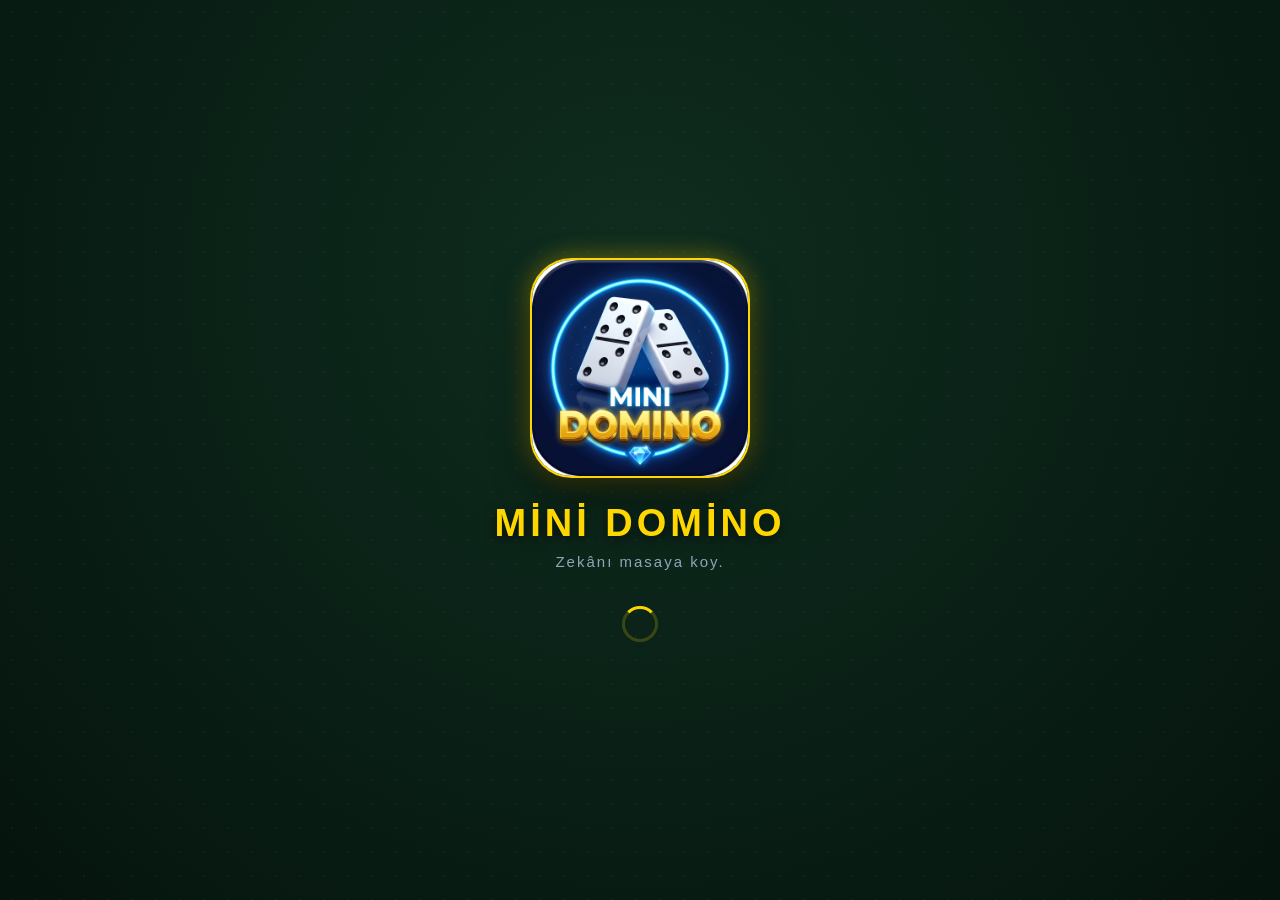
<file: web/index.html>
<!DOCTYPE html>
<html lang="tr">
<head>
  <meta charset="UTF-8" />
  <meta name="viewport" content="width=device-width, initial-scale=1.0, maximum-scale=1.0, user-scalable=no" />
  <title>MİNİ DOMİNO</title>
  <meta name="description" content="Put your intelligence on the table. Classic domino game with tactical AI, 11 languages, and smooth gameplay." />
  <meta name="theme-color" content="#0B192E" />
  <link rel="icon" type="image/jpeg" href="assets/domino-logo.jpg" />
  <link rel="apple-touch-icon" href="assets/domino-logo.jpg" />
  <link rel="stylesheet" href="style.css" />
</head>
<body data-theme="classic_green">
  <div class="wood-texture-overlay"></div>

  <div id="app-container">
    
    <!-- 1. SPLASH SCREEN -->
    <div id="splash-screen" class="screen-view active">
      <div class="splash-logo-box">
        <img src="assets/domino-logo.jpg" alt="Mini Domino Logo" />
      </div>
      <h1 class="splash-title" data-i18n="app_name">MİNİ DOMİNO</h1>
      <p class="splash-tagline" data-i18n="tagline">Zekânı masaya koy.</p>
      <div class="splash-loader"></div>
    </div>

    <!-- 2. MAIN MENU SCREEN -->
    <div id="main-menu-screen" class="screen-view">
      <div class="menu-top-bar">
        <div class="player-chip">
          <span class="avatar">👤</span>
          <span id="menu-player-name">Oyuncu</span>
        </div>
        <div class="menu-actions-top">
          <button id="btn-quick-sound" class="icon-btn" title="Sound">🔊</button>
          <button id="btn-open-settings" class="icon-btn" title="Settings">⚙️</button>
        </div>
      </div>

      <div class="menu-hero">
        <div class="menu-logo-box">
          <img src="assets/domino-logo.jpg" alt="Mini Domino Mascot" />
        </div>
        <h1 class="app-title-text" data-i18n="app_name">MİNİ DOMİNO</h1>
        <p class="app-tagline-text" data-i18n="tagline">Zekânı masaya koy.</p>
      </div>

      <div class="menu-buttons-list">
        <button id="btn-play" class="btn-primary-3d">
          <span>🎮</span> <span data-i18n="play">Oyna</span>
        </button>
        <button id="btn-how-to-play" class="btn-secondary-3d">
          <span>📖</span> <span data-i18n="how_to_play">Nasıl Oynanır</span>
        </button>
        <button id="btn-settings" class="btn-outline-3d">
          <span>⚙️</span> <span data-i18n="settings">Ayarlar</span>
        </button>
      </div>

      <!-- Stats Card -->
      <div class="stats-card">
        <div class="stats-card-title">
          <span>📊</span> <span data-i18n="stats">İstatistikler</span>
        </div>
        <div class="stats-grid">
          <div class="stat-box">
            <div id="stat-matches" class="stat-value">0</div>
            <div class="stat-label" data-i18n="matches">Maçlar</div>
          </div>
          <div class="stat-box">
            <div id="stat-wins" class="stat-value green">0</div>
            <div class="stat-label" data-i18n="wins">Galibiyet</div>
          </div>
          <div class="stat-box">
            <div id="stat-losses" class="stat-value red">0</div>
            <div class="stat-label" data-i18n="losses">Mağlubiyet</div>
          </div>
          <div class="stat-box" style="grid-column: span 1.5;">
            <div id="stat-win-rate" class="stat-value gold">0%</div>
            <div class="stat-label" data-i18n="win_rate">Kazanma Oranı</div>
          </div>
          <div class="stat-box" style="grid-column: span 1.5;">
            <div id="stat-best-score" class="stat-value">0</div>
            <div class="stat-label" data-i18n="best_score">En Yüksek Skor</div>
          </div>
        </div>
      </div>

      <div class="footer-links">
        <a href="privacy-policy.html" target="_blank" data-i18n="privacy_policy">Gizlilik Politikası</a>
        <span>•</span>
        <span>v5.0 Web</span>
      </div>
    </div>

    <!-- 3. MATCHMAKING OVERLAY -->
    <div id="matchmaking-overlay">
      <h2 id="mm-status" class="mm-status-text" data-i18n="finding_opponent">Rakip Bulunuyor...</h2>
      <div class="mm-vs-box">
        <div class="mm-player-card">
          <div class="mm-avatar">👤</div>
          <div id="mm-player-name" class="mm-player-name">Sen</div>
        </div>
        <div class="mm-vs-badge">VS</div>
        <div class="mm-player-card">
          <div id="mm-opponent-avatar" class="mm-avatar">🤖</div>
          <div id="mm-opponent-name" class="mm-player-name">Rakip</div>
        </div>
      </div>
      <div class="splash-loader"></div>
    </div>

    <!-- 4. GAME SCREEN -->
    <div id="game-screen" class="screen-view">
      <!-- Top Info Bar -->
      <div class="game-top-bar">
        <div class="game-player-info">
          <div class="game-avatar-small">👤</div>
          <div>
            <div id="game-player-name" style="font-size: 13px; font-weight: 700;">Sen</div>
            <div id="game-player-score" class="game-score-badge">0</div>
          </div>
        </div>

        <div class="game-center-meta">
          <div id="game-round-badge" class="game-round-badge">TUR 1</div>
          <div class="game-boneyard-pool" title="Havuz">
            <span>🦴</span> <span id="game-pool-count">14</span>
          </div>
        </div>

        <div class="game-player-info" style="flex-direction: row-reverse; text-align: right;">
          <div id="game-opp-avatar" class="game-avatar-small">🤖</div>
          <div>
            <div id="game-opp-name" style="font-size: 13px; font-weight: 700;">Rakip</div>
            <div id="game-opp-score" class="game-score-badge">0</div>
          </div>
        </div>
      </div>

      <!-- Opponent Hand (Tiles Back) -->
      <div id="opponent-hand" class="opponent-hand-container"></div>

      <!-- Board Table Area -->
      <div class="table-container" id="board-container">
        <!-- Floating Choice Dialog for Left/Right placement -->
        <div id="side-chooser-banner" class="side-chooser-banner" style="display: none;">
          <span data-i18n="hint_choose_side">Hangi uca koyulsun?</span>
          <button id="btn-choose-left" class="side-btn">SOL</button>
          <button id="btn-choose-right" class="side-btn">SAĞ</button>
        </div>

        <div id="board-empty-hint" class="board-empty-hint">
          Masa boş.<br>İlk hamle bekleniyor...
        </div>
        <div id="board-track" class="board-track"></div>
      </div>

      <!-- Turn & Realtime Hint Status -->
      <div class="turn-hint-bar">
        <div id="turn-badge" class="turn-badge">
          <span id="turn-dot">🟢</span>
          <span id="turn-text" data-i18n="your_turn">Sıra Sende</span>
        </div>
        <div id="hint-text" style="font-size: 12px;">Taş seç</div>
      </div>

      <!-- Player Hand (Face Up Interactive Tiles) -->
      <div id="player-hand" class="player-hand-container"></div>

      <!-- Bottom Control Actions -->
      <div class="game-bottom-bar">
        <button id="btn-game-draw" class="game-btn game-btn-draw" disabled>
          <span>🦴</span> <span data-i18n="draw">Çek</span>
        </button>
        <button id="btn-game-pass" class="game-btn game-btn-pass" disabled>
          <span>⏭️</span> <span data-i18n="pass">Pas</span>
        </button>
        <button id="btn-game-menu" class="game-btn game-btn-menu">
          <span data-i18n="menu">Menü</span>
        </button>
      </div>
    </div>

    <!-- 5. ROUND / MATCH OVER MODAL -->
    <div id="round-over-modal" class="modal-overlay">
      <div class="modal-card">
        <div id="modal-result-icon" class="modal-icon-badge">🏆</div>
        <h2 id="modal-result-title" class="modal-title" data-i18n="you_win">Kazandın!</h2>
        <p id="modal-result-reason" class="modal-desc">Tüm taşlarını bitirdin.</p>
        
        <div id="modal-points-badge" class="modal-points-badge">+24 Puan</div>

        <div class="modal-scores-row">
          <div>
            <div style="font-size: 12px; color: var(--text-muted);" id="modal-p1-label">Sen</div>
            <div id="modal-p1-score" style="font-size: 24px; font-weight: 900; color: var(--gold-primary);">0</div>
          </div>
          <div style="font-size: 20px; font-weight: 800; align-self: center;">:</div>
          <div>
            <div style="font-size: 12px; color: var(--text-muted);" id="modal-p2-label">Rakip</div>
            <div id="modal-p2-score" style="font-size: 24px; font-weight: 900; color: #FFF;">0</div>
          </div>
        </div>

        <div class="modal-buttons">
          <button id="btn-modal-next-round" class="btn-primary-3d">
            <span data-i18n="next_round">SONRAKİ TUR</span>
          </button>
          <button id="btn-modal-menu" class="btn-outline-3d">
            <span data-i18n="main_menu">Ana Menü</span>
          </button>
        </div>
      </div>
    </div>

    <!-- 6. HOW TO PLAY SCREEN -->
    <div id="how-to-play-screen" class="screen-view">
      <div class="screen-header">
        <button id="btn-back-how-to-play" class="icon-btn">←</button>
        <h2 class="header-title" data-i18n="how_to_play">Nasıl Oynanır</h2>
        <div style="width: 44px;"></div>
      </div>

      <div class="rules-list">
        <div class="rule-item">
          <div class="rule-title" data-i18n="rule_1_title">1. Amaç</div>
          <div class="rule-desc" data-i18n="rule_1_text">Benzer taşları bağla ve rakibinden önce 100 puana ulaş.</div>
        </div>
        <div class="rule-item">
          <div class="rule-title" data-i18n="rule_2_title">2. Başlangıç</div>
          <div class="rule-desc" data-i18n="rule_2_text">Her oyuncu 7 taşla başlar. En büyük çift taşa sahip olan başlar.</div>
        </div>
        <div class="rule-item">
          <div class="rule-title" data-i18n="rule_3_title">3. Oynanış</div>
          <div class="rule-desc" data-i18n="rule_3_text">Taşlar, birbirine temas eden uçlar aynı sayıda nokta içerecek şekilde dizilir.</div>
        </div>
        <div class="rule-item">
          <div class="rule-title" data-i18n="rule_4_title">4. Taş Çekme</div>
          <div class="rule-desc" data-i18n="rule_4_text">Oynayacak taşın yoksa oynayabilir bir taş bulana kadar havuzdan çekersin.</div>
        </div>
        <div class="rule-item">
          <div class="rule-title" data-i18n="rule_5_title">5. Tur Sonu</div>
          <div class="rule-desc" data-i18n="rule_5_text">Bir oyuncu taşlarını bitirdiğinde veya oyun kilitlendiğinde tur biter.</div>
        </div>
        <div class="rule-item">
          <div class="rule-title" data-i18n="rule_6_title">6. Puanlama</div>
          <div class="rule-desc" data-i18n="rule_6_text">Kazanan oyuncu, rakibin elinde kalan taşların toplam puanını alır. İlk 100 puana ulaşan maçı kazanır.</div>
        </div>
      </div>
    </div>

    <!-- 7. SETTINGS SCREEN -->
    <div id="settings-screen" class="screen-view">
      <div class="screen-header">
        <button id="btn-back-settings" class="icon-btn">←</button>
        <h2 class="header-title" data-i18n="settings">Ayarlar</h2>
        <div style="width: 44px;"></div>
      </div>

      <!-- Profile -->
      <div class="settings-section">
        <div class="settings-section-title">
          <span>👤</span> <span data-i18n="profile">Profil</span>
        </div>
        <div class="settings-row">
          <span data-i18n="player_name">Oyuncu Adı</span>
          <input type="text" id="setting-name-input" class="settings-input" maxlength="15" />
        </div>
      </div>

      <!-- Themes -->
      <div class="settings-section">
        <div class="settings-section-title">
          <span>🎨</span> <span data-i18n="themes">Temalar</span>
        </div>
        <div class="chips-grid" id="theme-chips-container">
          <button class="chip-btn active" data-theme="classic_green">Yeşil Çuha</button>
          <button class="chip-btn" data-theme="navy_night">Gece Mavisi</button>
          <button class="chip-btn" data-theme="royal_burgundy">Bordo</button>
          <button class="chip-btn" data-theme="obsidian_black">Obsidiyen</button>
          <button class="chip-btn" data-theme="classic_wood">Ahşap</button>
          <button class="chip-btn" data-theme="pink_blossom">Pembe</button>
        </div>
      </div>

      <!-- Game Options -->
      <div class="settings-section">
        <div class="settings-section-title">
          <span>🎮</span> <span data-i18n="game_settings">Oyun</span>
        </div>
        <div class="settings-row">
          <span data-i18n="sound_effects">Ses Efektleri</span>
          <label class="toggle-switch">
            <input type="checkbox" id="setting-sound-toggle" checked />
            <span class="toggle-slider"></span>
          </label>
        </div>
      </div>

      <!-- Languages -->
      <div class="settings-section">
        <div class="settings-section-title">
          <span>🌍</span> <span data-i18n="language">DİL</span>
        </div>
        <div class="chips-grid" id="lang-chips-container">
          <button class="chip-btn" data-lang="tr">🇹🇷 Türkçe</button>
          <button class="chip-btn" data-lang="en">🇬🇧 English</button>
          <button class="chip-btn" data-lang="de">🇩🇪 Deutsch</button>
          <button class="chip-btn" data-lang="fr">🇫🇷 Français</button>
          <button class="chip-btn" data-lang="es">🇪🇸 Español</button>
          <button class="chip-btn" data-lang="it">🇮🇹 Italiano</button>
          <button class="chip-btn" data-lang="ru">🇷🇺 Русский</button>
          <button class="chip-btn" data-lang="ja">🇯🇵 日本語</button>
          <button class="chip-btn" data-lang="zh">🇨🇳 中文</button>
          <button class="chip-btn" data-lang="hi">🇮🇳 हिन्दी</button>
          <button class="chip-btn" data-lang="ar">🇸🇦 العربية</button>
        </div>
      </div>

      <!-- Reset Stats -->
      <div class="settings-section">
        <div class="settings-section-title">
          <span>⚠️</span> <span data-i18n="stats">İstatistikler</span>
        </div>
        <button id="btn-reset-stats" class="btn-outline-3d" style="color: #F87171; border-color: rgba(248, 113, 113, 0.4);">
          <span data-i18n="reset_stats">İstatistikleri Sıfırla</span>
        </button>
      </div>

      <div style="text-align: center; margin-top: 16px;">
        <a href="privacy-policy.html" target="_blank" style="color: var(--text-muted); font-size: 13px;">Gizlilik Politikası</a>
      </div>
    </div>

    <!-- 8. QUIT CONFIRM MODAL -->
    <div id="quit-confirm-modal" class="modal-overlay">
      <div class="modal-card">
        <div class="modal-icon-badge">🚪</div>
        <h2 class="modal-title" data-i18n="quit_game">Oyundan Çık?</h2>
        <p class="modal-desc" data-i18n="quit_game_confirm">Mevcut oyunu bırakmak istediğinize emin misiniz?</p>
        <div class="modal-buttons" style="flex-direction: row;">
          <button id="btn-quit-yes" class="btn-primary-3d" style="flex: 1;" data-i18n="yes">EVET</button>
          <button id="btn-quit-no" class="btn-outline-3d" style="flex: 1;" data-i18n="no">HAYIR</button>
        </div>
      </div>
    </div>

  </div>

  <!-- Scripts -->
  <script src="translations.js"></script>
  <script src="engine.js"></script>
  <script src="app.js"></script>
</body>
</html>
</file>
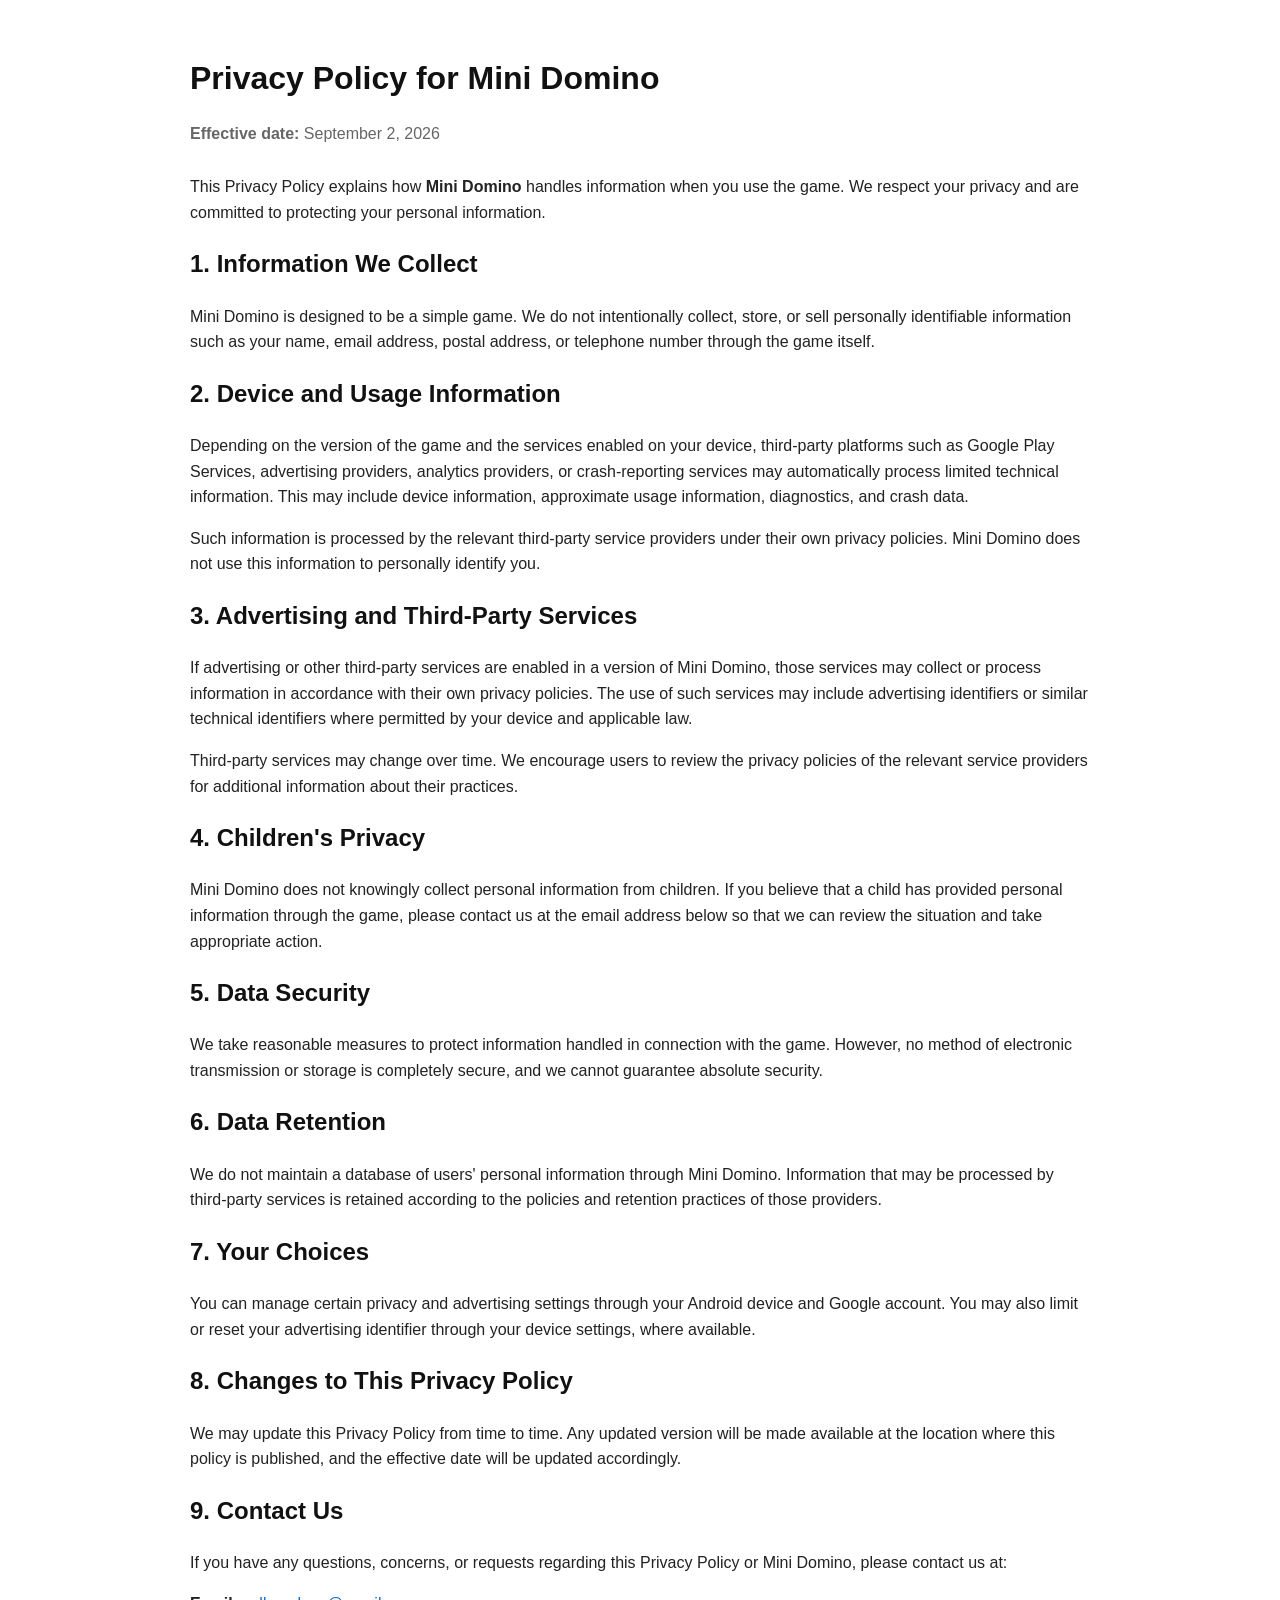
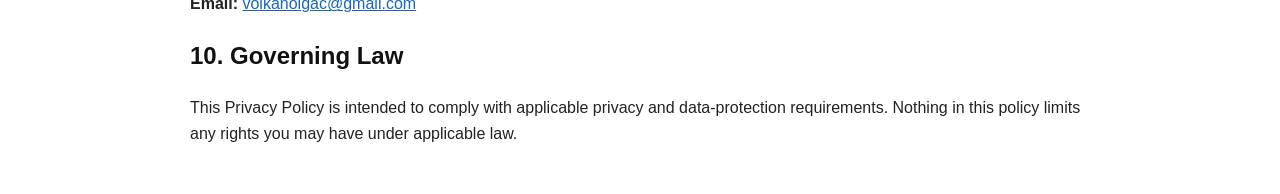
<file: mini-domino-privacy-policy.html>
<!DOCTYPE html>
<html lang="en">
<head>
  <meta charset="UTF-8">
  <meta name="viewport" content="width=device-width, initial-scale=1.0">
  <title>Mini Domino - Privacy Policy</title>
  <style>
    body { font-family: Arial, Helvetica, sans-serif; line-height: 1.6; color: #222; max-width: 900px; margin: 0 auto; padding: 32px 20px; }
    h1, h2 { color: #111; }
    h1 { margin-bottom: 8px; }
    .date { color: #666; margin-bottom: 28px; }
    a { color: #1565c0; }
  </style>
</head>
<body>
  <h1>Privacy Policy for Mini Domino</h1>
  <p class="date"><strong>Effective date:</strong> September 2, 2026</p>

  <p>
    This Privacy Policy explains how <strong>Mini Domino</strong> handles information when you use the game.
    We respect your privacy and are committed to protecting your personal information.
  </p>

  <h2>1. Information We Collect</h2>
  <p>
    Mini Domino is designed to be a simple game. We do not intentionally collect, store, or sell
    personally identifiable information such as your name, email address, postal address, or telephone number
    through the game itself.
  </p>

  <h2>2. Device and Usage Information</h2>
  <p>
    Depending on the version of the game and the services enabled on your device, third-party platforms
    such as Google Play Services, advertising providers, analytics providers, or crash-reporting services
    may automatically process limited technical information. This may include device information,
    approximate usage information, diagnostics, and crash data.
  </p>
  <p>
    Such information is processed by the relevant third-party service providers under their own privacy
    policies. Mini Domino does not use this information to personally identify you.
  </p>

  <h2>3. Advertising and Third-Party Services</h2>
  <p>
    If advertising or other third-party services are enabled in a version of Mini Domino, those services
    may collect or process information in accordance with their own privacy policies. The use of such
    services may include advertising identifiers or similar technical identifiers where permitted by your
    device and applicable law.
  </p>
  <p>
    Third-party services may change over time. We encourage users to review the privacy policies of the
    relevant service providers for additional information about their practices.
  </p>

  <h2>4. Children's Privacy</h2>
  <p>
    Mini Domino does not knowingly collect personal information from children. If you believe that a child
    has provided personal information through the game, please contact us at the email address below so
    that we can review the situation and take appropriate action.
  </p>

  <h2>5. Data Security</h2>
  <p>
    We take reasonable measures to protect information handled in connection with the game. However,
    no method of electronic transmission or storage is completely secure, and we cannot guarantee absolute
    security.
  </p>

  <h2>6. Data Retention</h2>
  <p>
    We do not maintain a database of users' personal information through Mini Domino. Information that
    may be processed by third-party services is retained according to the policies and retention practices
    of those providers.
  </p>

  <h2>7. Your Choices</h2>
  <p>
    You can manage certain privacy and advertising settings through your Android device and Google account.
    You may also limit or reset your advertising identifier through your device settings, where available.
  </p>

  <h2>8. Changes to This Privacy Policy</h2>
  <p>
    We may update this Privacy Policy from time to time. Any updated version will be made available at
    the location where this policy is published, and the effective date will be updated accordingly.
  </p>

  <h2>9. Contact Us</h2>
  <p>
    If you have any questions, concerns, or requests regarding this Privacy Policy or Mini Domino,
    please contact us at:
  </p>
  <p>
    <strong>Email:</strong>
    <a href="mailto:volkanolgac@gmail.com">volkanolgac@gmail.com</a>
  </p>

  <h2>10. Governing Law</h2>
  <p>
    This Privacy Policy is intended to comply with applicable privacy and data-protection requirements.
    Nothing in this policy limits any rights you may have under applicable law.
  </p>
</body>
</html>
</file>
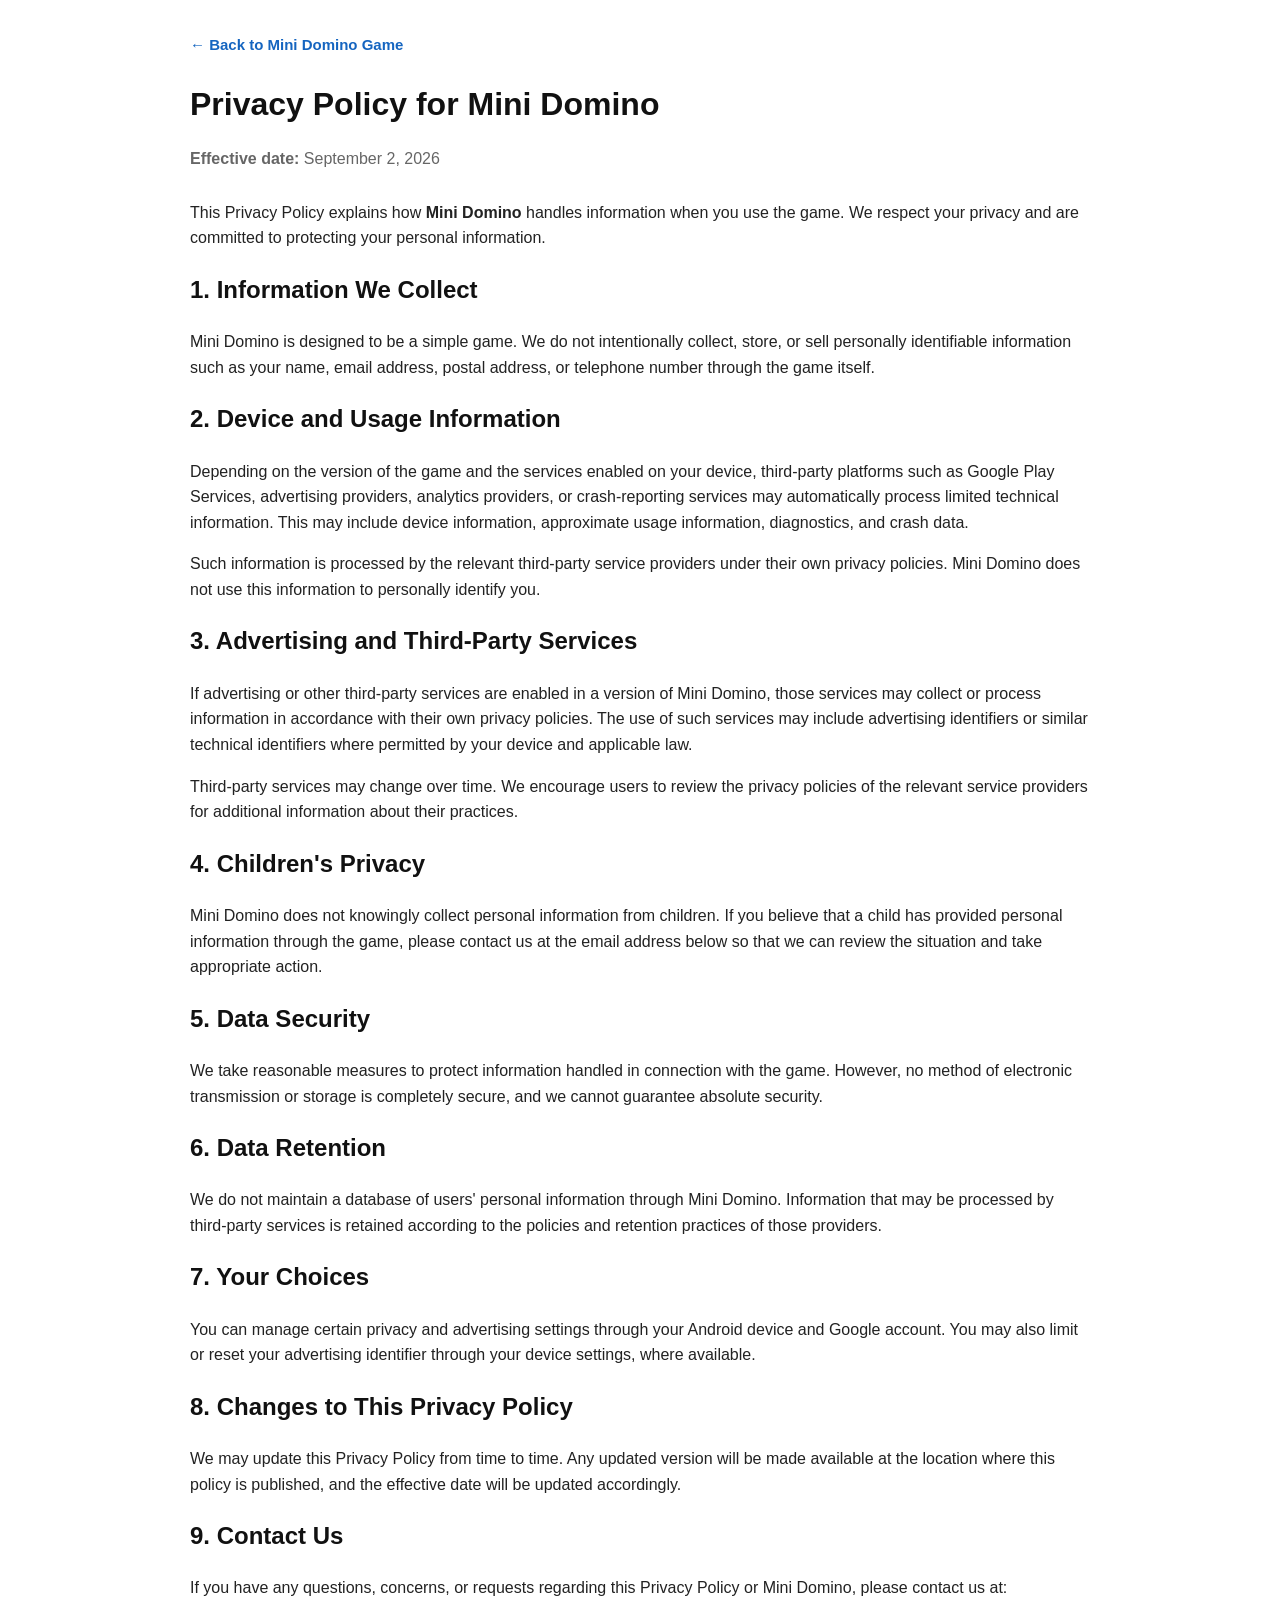
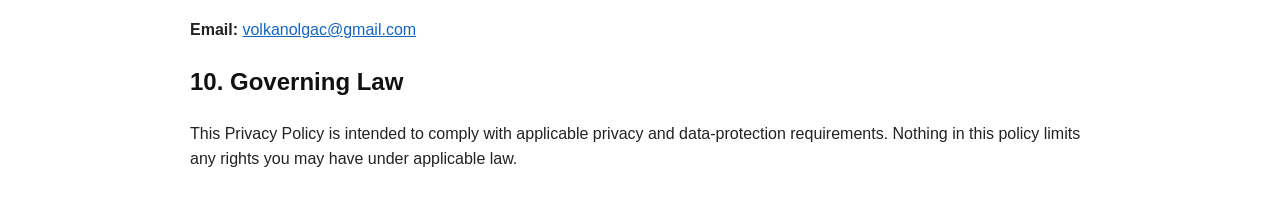
<file: web/privacy-policy.html>
<!DOCTYPE html>
<html lang="en">
<head>
  <meta charset="UTF-8">
  <meta name="viewport" content="width=device-width, initial-scale=1.0">
  <title>Mini Domino - Privacy Policy</title>
  <style>
    body { font-family: Arial, Helvetica, sans-serif; line-height: 1.6; color: #222; max-width: 900px; margin: 0 auto; padding: 32px 20px; }
    h1, h2 { color: #111; }
    h1 { margin-bottom: 8px; }
    .date { color: #666; margin-bottom: 28px; }
    a { color: #1565c0; }
  </style>
</head>
<body>
  <div style="margin-bottom: 20px;">
    <a href="/" style="text-decoration: none; font-weight: bold; font-size: 15px;">← Back to Mini Domino Game</a>
  </div>
  <h1>Privacy Policy for Mini Domino</h1>
  <p class="date"><strong>Effective date:</strong> September 2, 2026</p>

  <p>
    This Privacy Policy explains how <strong>Mini Domino</strong> handles information when you use the game.
    We respect your privacy and are committed to protecting your personal information.
  </p>

  <h2>1. Information We Collect</h2>
  <p>
    Mini Domino is designed to be a simple game. We do not intentionally collect, store, or sell
    personally identifiable information such as your name, email address, postal address, or telephone number
    through the game itself.
  </p>

  <h2>2. Device and Usage Information</h2>
  <p>
    Depending on the version of the game and the services enabled on your device, third-party platforms
    such as Google Play Services, advertising providers, analytics providers, or crash-reporting services
    may automatically process limited technical information. This may include device information,
    approximate usage information, diagnostics, and crash data.
  </p>
  <p>
    Such information is processed by the relevant third-party service providers under their own privacy
    policies. Mini Domino does not use this information to personally identify you.
  </p>

  <h2>3. Advertising and Third-Party Services</h2>
  <p>
    If advertising or other third-party services are enabled in a version of Mini Domino, those services
    may collect or process information in accordance with their own privacy policies. The use of such
    services may include advertising identifiers or similar technical identifiers where permitted by your
    device and applicable law.
  </p>
  <p>
    Third-party services may change over time. We encourage users to review the privacy policies of the
    relevant service providers for additional information about their practices.
  </p>

  <h2>4. Children's Privacy</h2>
  <p>
    Mini Domino does not knowingly collect personal information from children. If you believe that a child
    has provided personal information through the game, please contact us at the email address below so
    that we can review the situation and take appropriate action.
  </p>

  <h2>5. Data Security</h2>
  <p>
    We take reasonable measures to protect information handled in connection with the game. However,
    no method of electronic transmission or storage is completely secure, and we cannot guarantee absolute
    security.
  </p>

  <h2>6. Data Retention</h2>
  <p>
    We do not maintain a database of users' personal information through Mini Domino. Information that
    may be processed by third-party services is retained according to the policies and retention practices
    of those providers.
  </p>

  <h2>7. Your Choices</h2>
  <p>
    You can manage certain privacy and advertising settings through your Android device and Google account.
    You may also limit or reset your advertising identifier through your device settings, where available.
  </p>

  <h2>8. Changes to This Privacy Policy</h2>
  <p>
    We may update this Privacy Policy from time to time. Any updated version will be made available at
    the location where this policy is published, and the effective date will be updated accordingly.
  </p>

  <h2>9. Contact Us</h2>
  <p>
    If you have any questions, concerns, or requests regarding this Privacy Policy or Mini Domino,
    please contact us at:
  </p>
  <p>
    <strong>Email:</strong>
    <a href="mailto:volkanolgac@gmail.com">volkanolgac@gmail.com</a>
  </p>

  <h2>10. Governing Law</h2>
  <p>
    This Privacy Policy is intended to comply with applicable privacy and data-protection requirements.
    Nothing in this policy limits any rights you may have under applicable law.
  </p>
</body>
</html>
</file>
<file: web/style.css>
/* Mini Domino - Universal Web App Styles */
:root {
  --font-main: -apple-system, BlinkMacSystemFont, "Segoe UI", Roboto, "Helvetica Neue", Arial, sans-serif;
  --gold-primary: #FFD700;
  --gold-dark: #C5A000;
  --gold-glow: rgba(255, 215, 0, 0.45);
  
  /* Classic Green Theme Defaults */
  --bg-gradient-start: #0F2D1F;
  --bg-gradient-end: #05140D;
  --table-felt: #0B2418;
  --table-border: #1B4530;
  --card-bg: rgba(18, 48, 33, 0.75);
  --card-border: rgba(43, 94, 69, 0.6);
  --text-main: #FFFFFF;
  --text-muted: #94A3B8;
  --accent-color: #38BDF8;
}

/* Theme Variations */
body[data-theme="navy_night"] {
  --bg-gradient-start: #0B192E;
  --bg-gradient-end: #020814;
  --table-felt: #07152B;
  --table-border: #1A365D;
  --card-bg: rgba(14, 30, 58, 0.75);
  --card-border: rgba(49, 82, 133, 0.6);
}

body[data-theme="royal_burgundy"] {
  --bg-gradient-start: #2B0A12;
  --bg-gradient-end: #120306;
  --table-felt: #22070D;
  --table-border: #4D1220;
  --card-bg: rgba(48, 12, 21, 0.75);
  --card-border: rgba(94, 28, 45, 0.6);
}

body[data-theme="obsidian_black"] {
  --bg-gradient-start: #1A1A1A;
  --bg-gradient-end: #080808;
  --table-felt: #121212;
  --table-border: #2E2E2E;
  --card-bg: rgba(26, 26, 26, 0.85);
  --card-border: rgba(60, 60, 60, 0.6);
}

body[data-theme="classic_wood"] {
  --bg-gradient-start: #2E1A0F;
  --bg-gradient-end: #140A04;
  --table-felt: #24140A;
  --table-border: #4D2D1A;
  --card-bg: rgba(51, 28, 15, 0.8);
  --card-border: rgba(99, 58, 33, 0.6);
}

body[data-theme="pink_blossom"] {
  --bg-gradient-start: #2A1020;
  --bg-gradient-end: #13060E;
  --table-felt: #220B19;
  --table-border: #4E1E3B;
  --card-bg: rgba(48, 18, 38, 0.75);
  --card-border: rgba(102, 43, 81, 0.6);
}

* {
  box-sizing: border-box;
  margin: 0;
  padding: 0;
  -webkit-tap-highlight-color: transparent;
  user-select: none;
}

html, body {
  width: 100%;
  height: 100%;
  overflow: hidden;
  font-family: var(--font-main);
  background: radial-gradient(circle at 50% 30%, var(--bg-gradient-start), var(--bg-gradient-end));
  color: var(--text-main);
  touch-action: manipulation;
}

#app-container {
  width: 100%;
  height: 100%;
  max-width: 900px;
  margin: 0 auto;
  position: relative;
  display: flex;
  flex-direction: column;
}

/* Subtle Wood Texture */
.wood-texture-overlay {
  position: absolute;
  top: 0;
  left: 0;
  right: 0;
  bottom: 0;
  pointer-events: none;
  background-image: radial-gradient(rgba(255, 255, 255, 0.04) 1px, transparent 1px);
  background-size: 24px 24px;
  z-index: 0;
}

/* View Wrapper */
.screen-view {
  position: absolute;
  top: 0;
  left: 0;
  width: 100%;
  height: 100%;
  display: none;
  flex-direction: column;
  z-index: 1;
  overflow-y: auto;
  overflow-x: hidden;
  padding: 16px;
}

.screen-view.active {
  display: flex;
}

/* Common Header */
.screen-header {
  display: flex;
  align-items: center;
  justify-content: space-between;
  padding: 8px 0 16px 0;
  width: 100%;
  flex-shrink: 0;
}

.header-title {
  font-size: 20px;
  font-weight: 800;
  color: var(--gold-primary);
  letter-spacing: 1px;
}

.icon-btn {
  background: rgba(255, 255, 255, 0.1);
  border: 1px solid rgba(255, 255, 255, 0.15);
  color: #FFF;
  border-radius: 12px;
  min-width: 44px;
  height: 44px;
  display: flex;
  align-items: center;
  justify-content: center;
  cursor: pointer;
  font-size: 18px;
  transition: all 0.2s ease;
}

.icon-btn:hover, .icon-btn:active {
  background: rgba(255, 255, 255, 0.2);
  transform: scale(0.96);
}

/* ==================== SPLASH SCREEN ==================== */
#splash-screen {
  align-items: center;
  justify-content: center;
  text-align: center;
  cursor: pointer;
}

.splash-logo-box {
  width: 180px;
  height: 180px;
  border-radius: 36px;
  overflow: hidden;
  box-shadow: 0 16px 36px rgba(0, 0, 0, 0.6), 0 0 24px var(--gold-glow);
  border: 2.5px solid var(--gold-primary);
  animation: pulseLogo 2s infinite ease-in-out;
}

.splash-logo-box img {
  width: 100%;
  height: 100%;
  object-fit: cover;
}

@keyframes pulseLogo {
  0%, 100% { transform: scale(1); }
  50% { transform: scale(1.04); }
}

.splash-title {
  font-size: 32px;
  font-weight: 900;
  color: var(--gold-primary);
  letter-spacing: 4px;
  margin-top: 24px;
  text-shadow: 0 4px 12px rgba(0, 0, 0, 0.6);
}

.splash-tagline {
  color: var(--text-muted);
  font-size: 15px;
  letter-spacing: 2px;
  margin-top: 8px;
}

.splash-loader {
  margin-top: 36px;
  width: 36px;
  height: 36px;
  border: 3px solid rgba(255, 215, 0, 0.2);
  border-top-color: var(--gold-primary);
  border-radius: 50%;
  animation: spin 0.9s linear infinite;
}

@keyframes spin {
  to { transform: rotate(360deg); }
}

/* ==================== MAIN MENU SCREEN ==================== */
#main-menu-screen {
  justify-content: flex-start;
  align-items: center;
}

.menu-top-bar {
  display: flex;
  justify-content: space-between;
  align-items: center;
  width: 100%;
  max-width: 480px;
  margin-bottom: 12px;
}

.player-chip {
  display: flex;
  align-items: center;
  gap: 8px;
  background: var(--card-bg);
  border: 1px solid var(--card-border);
  padding: 6px 14px;
  border-radius: 20px;
  font-size: 14px;
  font-weight: 600;
}

.player-chip .avatar {
  font-size: 18px;
}

.menu-actions-top {
  display: flex;
  gap: 8px;
}

.menu-hero {
  display: flex;
  flex-direction: column;
  align-items: center;
  margin: 12px 0 20px 0;
}

.menu-logo-box {
  width: 110px;
  height: 110px;
  border-radius: 24px;
  overflow: hidden;
  box-shadow: 0 10px 24px rgba(0, 0, 0, 0.5), 0 0 16px var(--gold-glow);
  border: 2px solid var(--gold-primary);
  margin-bottom: 12px;
}

.menu-logo-box img {
  width: 100%;
  height: 100%;
  object-fit: cover;
}

.app-title-text {
  font-size: 28px;
  font-weight: 900;
  color: var(--gold-primary);
  letter-spacing: 3px;
}

.app-tagline-text {
  font-size: 13px;
  color: var(--text-muted);
  letter-spacing: 1.5px;
  margin-top: 2px;
}

/* Menu Buttons */
.menu-buttons-list {
  display: flex;
  flex-direction: column;
  gap: 12px;
  width: 100%;
  max-width: 360px;
  margin-bottom: 24px;
}

.btn-primary-3d {
  background: linear-gradient(180deg, #FFE248 0%, #D4A300 100%);
  color: #1A1400;
  font-weight: 900;
  font-size: 17px;
  letter-spacing: 1.5px;
  padding: 16px;
  border: none;
  border-radius: 16px;
  box-shadow: 0 6px 0 #8E6D00, 0 10px 20px rgba(0,0,0,0.4);
  cursor: pointer;
  display: flex;
  align-items: center;
  justify-content: center;
  gap: 10px;
  transition: transform 0.1s, box-shadow 0.1s;
}

.btn-primary-3d:active {
  transform: translateY(4px);
  box-shadow: 0 2px 0 #8E6D00, 0 4px 10px rgba(0,0,0,0.4);
}

.btn-secondary-3d {
  background: linear-gradient(180deg, #38BDF8 0%, #0284C7 100%);
  color: #FFFFFF;
  font-weight: 800;
  font-size: 15px;
  letter-spacing: 1px;
  padding: 14px;
  border: none;
  border-radius: 14px;
  box-shadow: 0 5px 0 #0369A1, 0 8px 16px rgba(0,0,0,0.3);
  cursor: pointer;
  display: flex;
  align-items: center;
  justify-content: center;
  gap: 8px;
  transition: transform 0.1s, box-shadow 0.1s;
}

.btn-secondary-3d:active {
  transform: translateY(3px);
  box-shadow: 0 2px 0 #0369A1;
}

.btn-outline-3d {
  background: var(--card-bg);
  color: #FFFFFF;
  font-weight: 700;
  font-size: 14px;
  letter-spacing: 1px;
  padding: 13px;
  border: 1.5px solid var(--card-border);
  border-radius: 14px;
  cursor: pointer;
  display: flex;
  align-items: center;
  justify-content: center;
  gap: 8px;
  transition: all 0.2s;
}

.btn-outline-3d:hover {
  background: rgba(255, 255, 255, 0.12);
  border-color: rgba(255, 255, 255, 0.3);
}

/* Stats Card */
.stats-card {
  background: var(--card-bg);
  border: 1.5px solid var(--card-border);
  border-radius: 20px;
  padding: 16px 20px;
  width: 100%;
  max-width: 440px;
  box-shadow: 0 8px 24px rgba(0, 0, 0, 0.35);
  margin-bottom: 20px;
}

.stats-card-title {
  display: flex;
  align-items: center;
  gap: 8px;
  font-size: 15px;
  font-weight: 800;
  color: var(--gold-primary);
  margin-bottom: 12px;
  letter-spacing: 1px;
}

.stats-grid {
  display: grid;
  grid-template-columns: repeat(3, 1fr);
  gap: 10px;
  text-align: center;
}

.stat-box {
  background: rgba(0, 0, 0, 0.25);
  border-radius: 12px;
  padding: 10px 4px;
  border: 1px solid rgba(255, 255, 255, 0.05);
}

.stat-value {
  font-size: 20px;
  font-weight: 800;
  color: #FFF;
}

.stat-value.gold {
  color: var(--gold-primary);
}

.stat-value.green {
  color: #4ADE80;
}

.stat-value.red {
  color: #F87171;
}

.stat-label {
  font-size: 11px;
  color: var(--text-muted);
  margin-top: 4px;
  font-weight: 600;
}

/* Bottom Links */
.footer-links {
  display: flex;
  gap: 16px;
  margin-top: auto;
  padding: 12px 0;
  font-size: 13px;
}

.footer-links a, .footer-links button {
  color: var(--text-muted);
  text-decoration: none;
  background: none;
  border: none;
  cursor: pointer;
  font-size: 13px;
  transition: color 0.2s;
}

.footer-links a:hover, .footer-links button:hover {
  color: var(--gold-primary);
}

/* ==================== MATCHMAKING OVERLAY ==================== */
#matchmaking-overlay {
  position: absolute;
  top: 0;
  left: 0;
  width: 100%;
  height: 100%;
  background: rgba(0, 0, 0, 0.88);
  backdrop-filter: blur(8px);
  z-index: 50;
  display: none;
  flex-direction: column;
  align-items: center;
  justify-content: center;
  padding: 24px;
  text-align: center;
}

#matchmaking-overlay.active {
  display: flex;
}

.mm-vs-box {
  display: flex;
  align-items: center;
  gap: 20px;
  margin: 32px 0;
}

.mm-player-card {
  display: flex;
  flex-direction: column;
  align-items: center;
  gap: 8px;
}

.mm-avatar {
  width: 80px;
  height: 80px;
  border-radius: 50%;
  background: var(--card-bg);
  border: 3px solid var(--gold-primary);
  display: flex;
  align-items: center;
  justify-content: center;
  font-size: 36px;
  box-shadow: 0 0 16px var(--gold-glow);
}

.mm-player-name {
  font-weight: 800;
  font-size: 16px;
}

.mm-vs-badge {
  font-size: 24px;
  font-weight: 900;
  color: var(--gold-primary);
  letter-spacing: 2px;
}

.mm-status-text {
  font-size: 18px;
  font-weight: 700;
  color: #FFF;
  min-height: 28px;
}

/* ==================== GAME SCREEN ==================== */
#game-screen {
  padding: 8px 12px 12px 12px;
  display: none;
  flex-direction: column;
  height: 100%;
  overflow: hidden;
}

#game-screen.active {
  display: flex;
}

/* Top Game Bar */
.game-top-bar {
  display: flex;
  justify-content: space-between;
  align-items: center;
  background: var(--card-bg);
  border: 1.5px solid var(--card-border);
  border-radius: 16px;
  padding: 8px 14px;
  margin-bottom: 8px;
  flex-shrink: 0;
}

.game-player-info {
  display: flex;
  align-items: center;
  gap: 8px;
}

.game-avatar-small {
  width: 36px;
  height: 36px;
  border-radius: 50%;
  background: rgba(255, 255, 255, 0.1);
  display: flex;
  align-items: center;
  justify-content: center;
  font-size: 20px;
  border: 1.5px solid rgba(255, 215, 0, 0.4);
}

.game-score-badge {
  font-size: 20px;
  font-weight: 900;
  color: var(--gold-primary);
}

.game-center-meta {
  text-align: center;
}

.game-round-badge {
  font-size: 12px;
  font-weight: 800;
  color: var(--text-muted);
  letter-spacing: 1px;
}

.game-boneyard-pool {
  display: inline-flex;
  align-items: center;
  gap: 4px;
  background: rgba(0, 0, 0, 0.3);
  padding: 2px 8px;
  border-radius: 10px;
  font-size: 12px;
  font-weight: 700;
  color: #FFF;
  margin-top: 2px;
}

/* Opponent Hand (Face Down) */
.opponent-hand-container {
  display: flex;
  justify-content: center;
  align-items: center;
  gap: 4px;
  padding: 4px 0;
  min-height: 48px;
  flex-shrink: 0;
}

.opponent-tile-back {
  width: 22px;
  height: 40px;
  background: linear-gradient(135deg, #1E293B, #0F172A);
  border: 1px solid #334155;
  border-radius: 4px;
  box-shadow: 0 2px 4px rgba(0,0,0,0.4);
  position: relative;
}

.opponent-tile-back::after {
  content: "✦";
  position: absolute;
  top: 50%;
  left: 50%;
  transform: translate(-50%, -50%);
  color: rgba(255, 215, 0, 0.3);
  font-size: 10px;
}

/* Table Felt & Board Area */
.table-container {
  flex: 1;
  background: var(--table-felt);
  border: 2px solid var(--table-border);
  border-radius: 20px;
  box-shadow: inset 0 4px 20px rgba(0,0,0,0.6), 0 8px 24px rgba(0,0,0,0.3);
  margin: 6px 0;
  position: relative;
  display: flex;
  align-items: center;
  justify-content: center;
  overflow-x: auto;
  overflow-y: hidden;
  padding: 16px 20px;
  -webkit-overflow-scrolling: touch;
}

.board-empty-hint {
  color: var(--text-muted);
  font-size: 14px;
  font-weight: 600;
  text-align: center;
}

.board-track {
  display: flex;
  align-items: center;
  justify-content: center;
  gap: 5px;
  min-width: min-content;
  padding: 10px 0;
}

/* Side Chooser Overlay on Table */
.side-chooser-banner {
  position: absolute;
  top: 12px;
  background: rgba(15, 23, 42, 0.92);
  border: 1.5px solid var(--gold-primary);
  border-radius: 30px;
  padding: 6px 16px;
  display: flex;
  align-items: center;
  gap: 12px;
  box-shadow: 0 4px 16px rgba(0,0,0,0.5), 0 0 12px var(--gold-glow);
  z-index: 10;
  animation: bounceIn 0.3s ease;
}

@keyframes bounceIn {
  from { transform: scale(0.85); opacity: 0; }
  to { transform: scale(1); opacity: 1; }
}

.side-chooser-banner span {
  font-size: 13px;
  font-weight: 800;
  color: #FFF;
}

.side-btn {
  background: var(--gold-primary);
  color: #000;
  font-weight: 900;
  font-size: 12px;
  border: none;
  padding: 5px 14px;
  border-radius: 20px;
  cursor: pointer;
  transition: transform 0.1s;
}

.side-btn:active {
  transform: scale(0.92);
}

/* Turn & Hint Banner */
.turn-hint-bar {
  display: flex;
  justify-content: space-between;
  align-items: center;
  padding: 6px 12px;
  font-size: 13px;
  font-weight: 700;
  color: var(--text-muted);
  flex-shrink: 0;
}

.turn-badge {
  color: var(--gold-primary);
  display: flex;
  align-items: center;
  gap: 6px;
}

/* Player Hand (Bottom) */
.player-hand-container {
  display: flex;
  justify-content: center;
  align-items: center;
  gap: 8px;
  padding: 10px 0 6px 0;
  overflow-x: auto;
  min-height: 96px;
  flex-shrink: 0;
  -webkit-overflow-scrolling: touch;
}

/* Bottom Action Bar */
.game-bottom-bar {
  display: flex;
  gap: 10px;
  padding-top: 6px;
  flex-shrink: 0;
}

.game-btn {
  flex: 1;
  padding: 12px;
  border-radius: 12px;
  font-weight: 800;
  font-size: 14px;
  border: none;
  cursor: pointer;
  display: flex;
  align-items: center;
  justify-content: center;
  gap: 6px;
  transition: all 0.15s;
}

.game-btn:disabled {
  opacity: 0.35;
  cursor: not-allowed;
  transform: none !important;
  box-shadow: none !important;
}

.game-btn-draw {
  background: linear-gradient(180deg, #F59E0B, #D97706);
  color: #FFF;
  box-shadow: 0 4px 0 #B45309;
}

.game-btn-draw:not(:disabled):active {
  transform: translateY(3px);
  box-shadow: 0 1px 0 #B45309;
}

.game-btn-pass {
  background: linear-gradient(180deg, #EF4444, #DC2626);
  color: #FFF;
  box-shadow: 0 4px 0 #991B1B;
}

.game-btn-pass:not(:disabled):active {
  transform: translateY(3px);
  box-shadow: 0 1px 0 #991B1B;
}

.game-btn-menu {
  flex: 0 0 80px;
  background: var(--card-bg);
  border: 1.5px solid var(--card-border);
  color: #FFF;
}

/* ==================== REALISTIC DOMINO TILES ==================== */
.domino-tile {
  background: linear-gradient(135deg, #FFFFFE 0%, #FAF6EE 50%, #ECE3D0 100%);
  border-radius: 6px;
  box-shadow: 0 3px 6px rgba(0,0,0,0.35), inset 0 1px 1px #FFF;
  border: 1px solid #D1C7B7;
  position: relative;
  display: flex;
  cursor: pointer;
  transition: transform 0.15s ease, box-shadow 0.15s ease, border-color 0.15s ease;
  flex-shrink: 0;
}

/* Tile Orientations */
.domino-tile.vertical {
  width: 42px;
  height: 84px;
  flex-direction: column;
}

.domino-tile.horizontal {
  width: 84px;
  height: 42px;
  flex-direction: row;
}

/* Size Variants */
.domino-tile.small.vertical { width: 26px; height: 52px; border-radius: 4px; }
.domino-tile.small.horizontal { width: 52px; height: 26px; border-radius: 4px; }

.domino-tile.medium.vertical { width: 36px; height: 72px; }
.domino-tile.medium.horizontal { width: 72px; height: 36px; }

.domino-tile.large.vertical { width: 44px; height: 88px; }
.domino-tile.large.horizontal { width: 88px; height: 44px; }

/* Half Sections */
.tile-half {
  flex: 1;
  display: grid;
  grid-template-columns: repeat(3, 1fr);
  grid-template-rows: repeat(3, 1fr);
  align-items: center;
  justify-items: center;
  padding: 4px;
}

/* Divider Line with Brass Rivet */
.domino-tile.vertical .tile-divider {
  width: 85%;
  height: 1.5px;
  background: #A89F91;
  margin: 0 auto;
  position: relative;
}

.domino-tile.horizontal .tile-divider {
  height: 85%;
  width: 1.5px;
  background: #A89F91;
  margin: auto 0;
  position: relative;
}

/* Brass Spin Pin (Center Rivet) */
.tile-divider::after {
  content: "";
  position: absolute;
  top: 50%;
  left: 50%;
  transform: translate(-50%, -50%);
  width: 5px;
  height: 5px;
  background: radial-gradient(circle, #FFE066 30%, #B38600 90%);
  border-radius: 50%;
  box-shadow: 0 1px 2px rgba(0,0,0,0.5);
}

/* Pip Dots */
.pip-dot {
  width: 6px;
  height: 6px;
  background: radial-gradient(circle at 35% 35%, #2B2D42, #111111);
  border-radius: 50%;
  box-shadow: inset 0 1px 1px rgba(0,0,0,0.8), 0 1px 0 rgba(255,255,255,0.4);
}

.domino-tile.small .pip-dot {
  width: 4px;
  height: 4px;
}

.domino-tile.large .pip-dot {
  width: 8px;
  height: 8px;
}

/* Playable Highlight */
.domino-tile.playable {
  border: 2px solid var(--gold-primary);
  box-shadow: 0 0 14px var(--gold-glow), 0 4px 8px rgba(0,0,0,0.4);
  animation: glowPulse 1.6s infinite ease-in-out;
}

@keyframes glowPulse {
  0%, 100% { box-shadow: 0 0 10px var(--gold-glow); }
  50% { box-shadow: 0 0 18px rgba(255, 215, 0, 0.85); }
}

/* Selected Elevation */
.domino-tile.selected {
  transform: translateY(-12px) scale(1.05);
  border: 2.5px solid #38BDF8;
  box-shadow: 0 12px 24px rgba(0,0,0,0.5), 0 0 20px rgba(56, 189, 248, 0.6);
}

.domino-tile:hover:not(.disabled) {
  transform: translateY(-4px);
}

/* ==================== DIALOGS & MODALS ==================== */
.modal-overlay {
  position: absolute;
  top: 0;
  left: 0;
  width: 100%;
  height: 100%;
  background: rgba(0, 0, 0, 0.85);
  backdrop-filter: blur(6px);
  z-index: 100;
  display: none;
  align-items: center;
  justify-content: center;
  padding: 16px;
}

.modal-overlay.active {
  display: flex;
}

.modal-card {
  background: var(--card-bg);
  border: 2px solid var(--card-border);
  border-radius: 24px;
  padding: 24px;
  width: 100%;
  max-width: 420px;
  box-shadow: 0 16px 40px rgba(0, 0, 0, 0.6);
  text-align: center;
  animation: modalScale 0.25s ease-out;
}

@keyframes modalScale {
  from { transform: scale(0.9); opacity: 0; }
  to { transform: scale(1); opacity: 1; }
}

.modal-icon-badge {
  font-size: 48px;
  margin-bottom: 8px;
}

.modal-title {
  font-size: 24px;
  font-weight: 900;
  color: var(--gold-primary);
  margin-bottom: 8px;
}

.modal-desc {
  font-size: 14px;
  color: var(--text-muted);
  line-height: 1.5;
  margin-bottom: 20px;
}

.modal-points-badge {
  display: inline-block;
  background: rgba(255, 215, 0, 0.15);
  border: 1px solid var(--gold-primary);
  color: var(--gold-primary);
  font-weight: 800;
  font-size: 16px;
  padding: 6px 18px;
  border-radius: 20px;
  margin-bottom: 20px;
}

.modal-scores-row {
  display: flex;
  justify-content: space-around;
  background: rgba(0,0,0,0.3);
  padding: 12px;
  border-radius: 14px;
  margin-bottom: 20px;
}

.modal-buttons {
  display: flex;
  flex-direction: column;
  gap: 10px;
}

/* ==================== SETTINGS & HOW TO PLAY ==================== */
.settings-section {
  background: var(--card-bg);
  border: 1.5px solid var(--card-border);
  border-radius: 18px;
  padding: 16px;
  margin-bottom: 16px;
  width: 100%;
}

.settings-section-title {
  font-size: 14px;
  font-weight: 800;
  color: var(--gold-primary);
  letter-spacing: 1px;
  margin-bottom: 12px;
  display: flex;
  align-items: center;
  gap: 8px;
}

.settings-row {
  display: flex;
  justify-content: space-between;
  align-items: center;
  padding: 10px 0;
  border-bottom: 1px solid rgba(255, 255, 255, 0.08);
}

.settings-row:last-child {
  border-bottom: none;
}

.settings-input {
  background: rgba(0, 0, 0, 0.4);
  border: 1.5px solid rgba(255, 255, 255, 0.2);
  color: #FFF;
  padding: 8px 12px;
  border-radius: 10px;
  font-size: 14px;
  font-weight: 600;
  outline: none;
  width: 60%;
}

.settings-input:focus {
  border-color: var(--gold-primary);
}

/* Toggle Switch */
.toggle-switch {
  position: relative;
  width: 48px;
  height: 26px;
}

.toggle-switch input {
  opacity: 0;
  width: 0;
  height: 0;
}

.toggle-slider {
  position: absolute;
  cursor: pointer;
  top: 0; left: 0; right: 0; bottom: 0;
  background-color: #334155;
  transition: .2s;
  border-radius: 26px;
}

.toggle-slider:before {
  position: absolute;
  content: "";
  height: 20px;
  width: 20px;
  left: 3px;
  bottom: 3px;
  background-color: white;
  transition: .2s;
  border-radius: 50%;
}

input:checked + .toggle-slider {
  background-color: var(--gold-primary);
}

input:checked + .toggle-slider:before {
  transform: translateX(22px);
  background-color: #000;
}

/* Language & Theme Chips */
.chips-grid {
  display: grid;
  grid-template-columns: repeat(auto-fill, minmax(100px, 1fr));
  gap: 8px;
  margin-top: 6px;
}

.chip-btn {
  background: rgba(0, 0, 0, 0.3);
  border: 1px solid rgba(255, 255, 255, 0.15);
  color: #FFF;
  padding: 8px 10px;
  border-radius: 12px;
  font-size: 12px;
  font-weight: 700;
  cursor: pointer;
  text-align: center;
  transition: all 0.15s;
}

.chip-btn.active {
  background: var(--gold-primary);
  color: #000;
  border-color: var(--gold-primary);
  box-shadow: 0 0 10px var(--gold-glow);
}

/* Rules List */
.rules-list {
  display: flex;
  flex-direction: column;
  gap: 14px;
}

.rule-item {
  background: var(--card-bg);
  border: 1.5px solid var(--card-border);
  border-radius: 16px;
  padding: 14px 16px;
}

.rule-title {
  font-size: 15px;
  font-weight: 800;
  color: var(--gold-primary);
  margin-bottom: 6px;
}

.rule-desc {
  font-size: 13.5px;
  color: #E2E8F0;
  line-height: 1.5;
}

/* Responsive adjustments */
@media (min-width: 600px) {
  .splash-logo-box { width: 220px; height: 220px; border-radius: 42px; }
  .splash-title { font-size: 38px; }
  .table-container { min-height: 240px; }
  .domino-tile.vertical { width: 46px; height: 92px; }
  .domino-tile.horizontal { width: 92px; height: 46px; }
}
</file>
